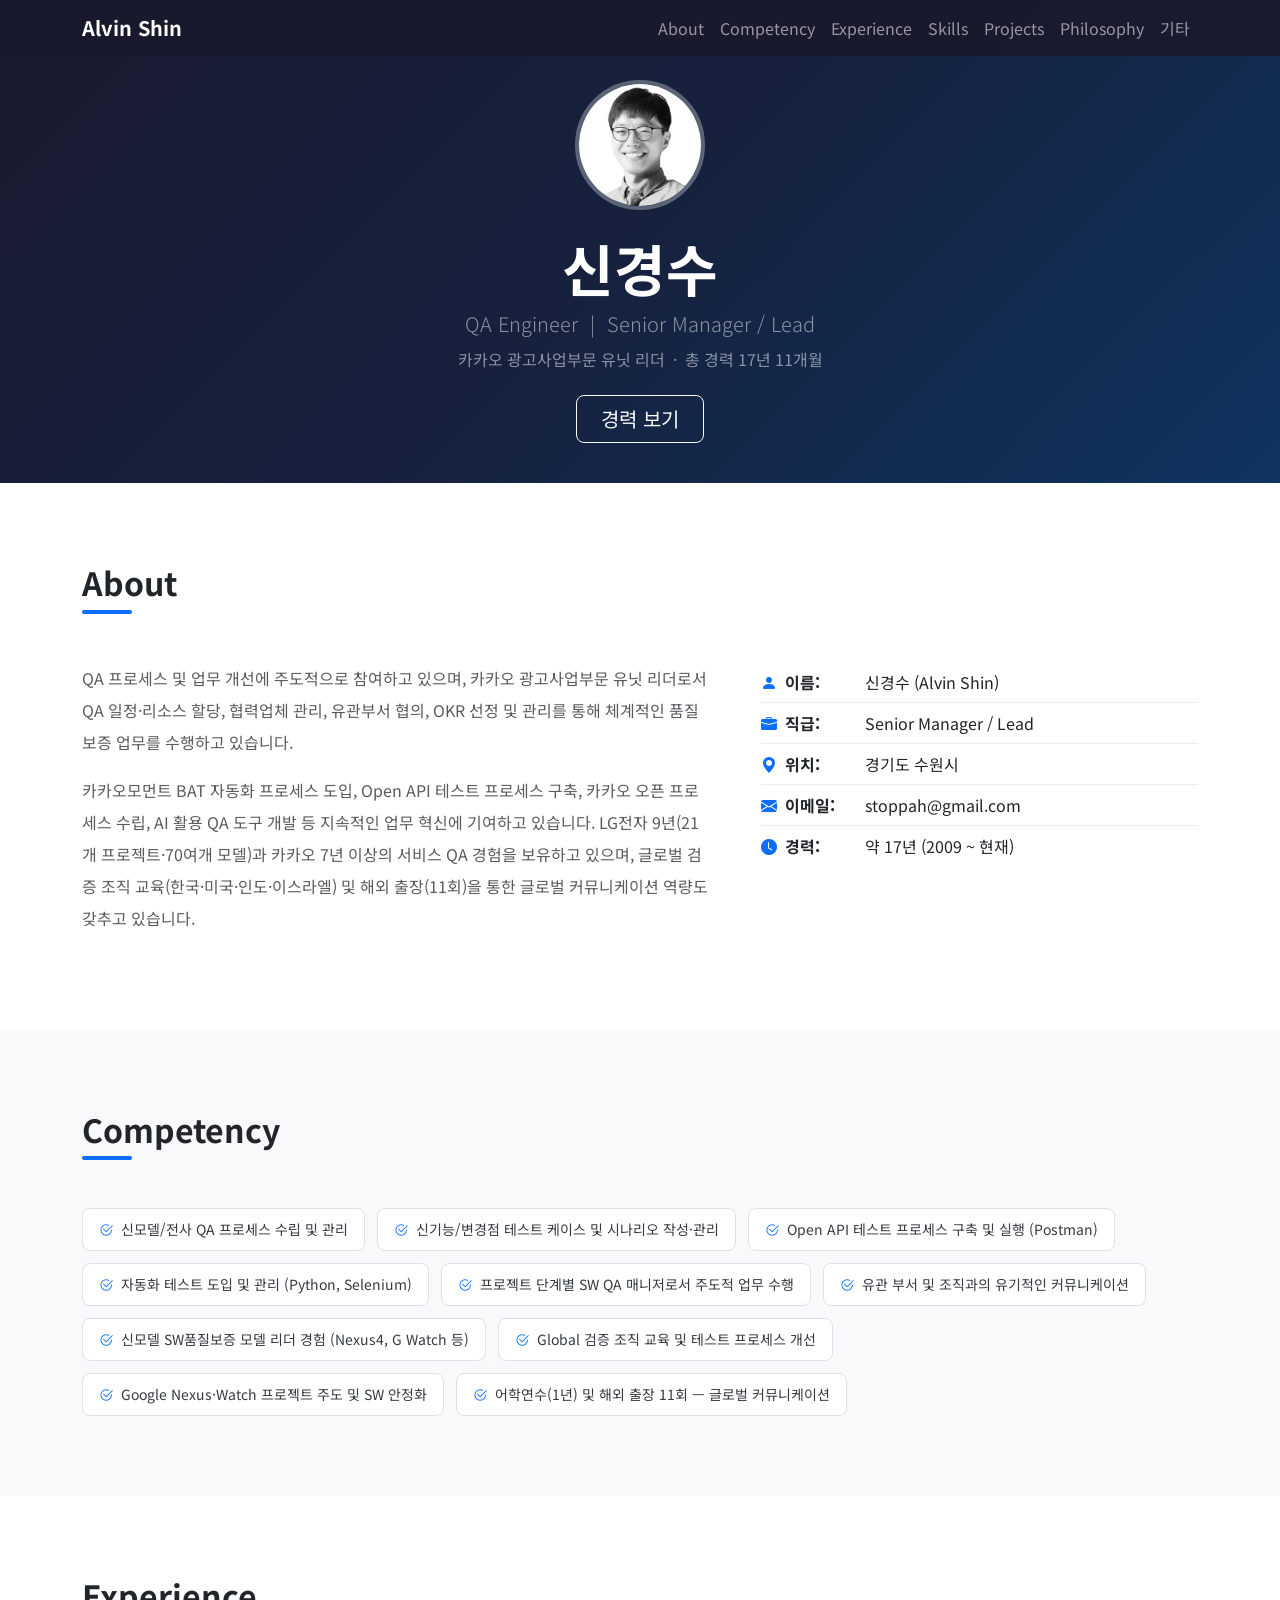
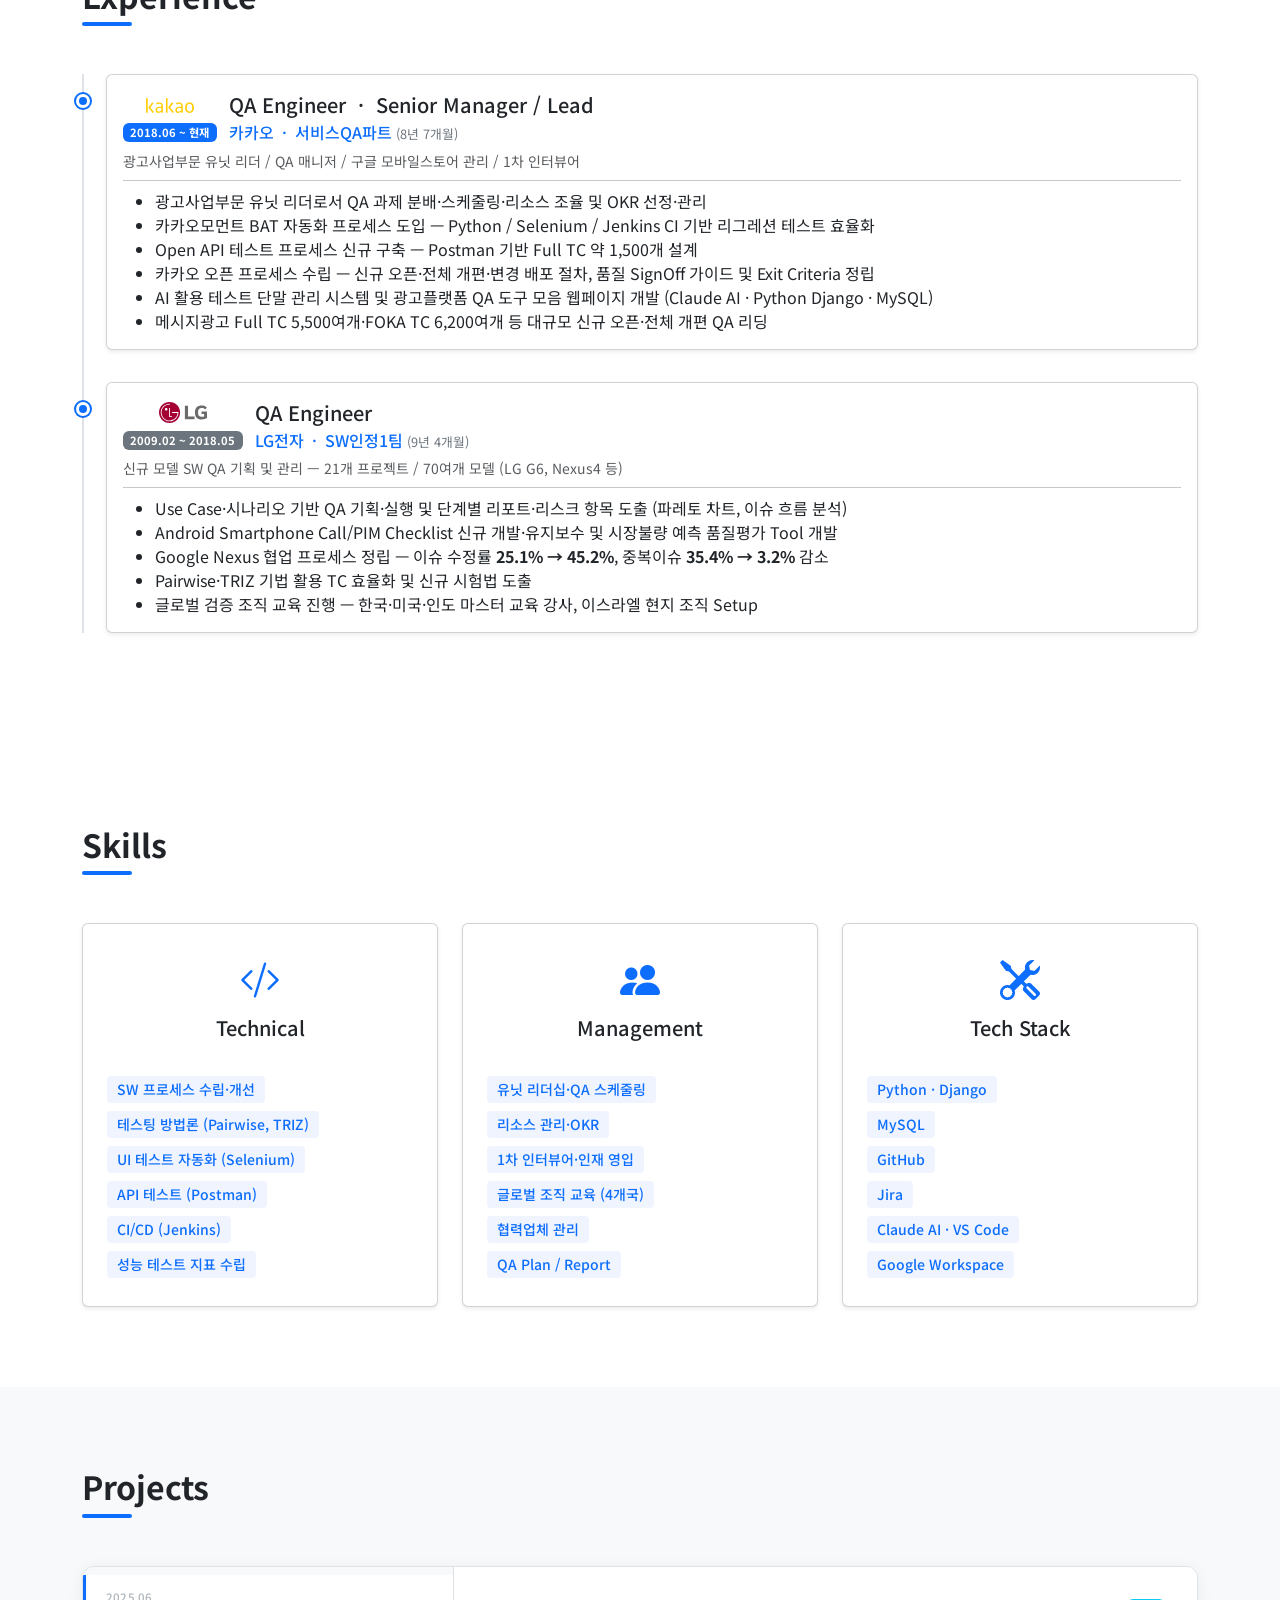
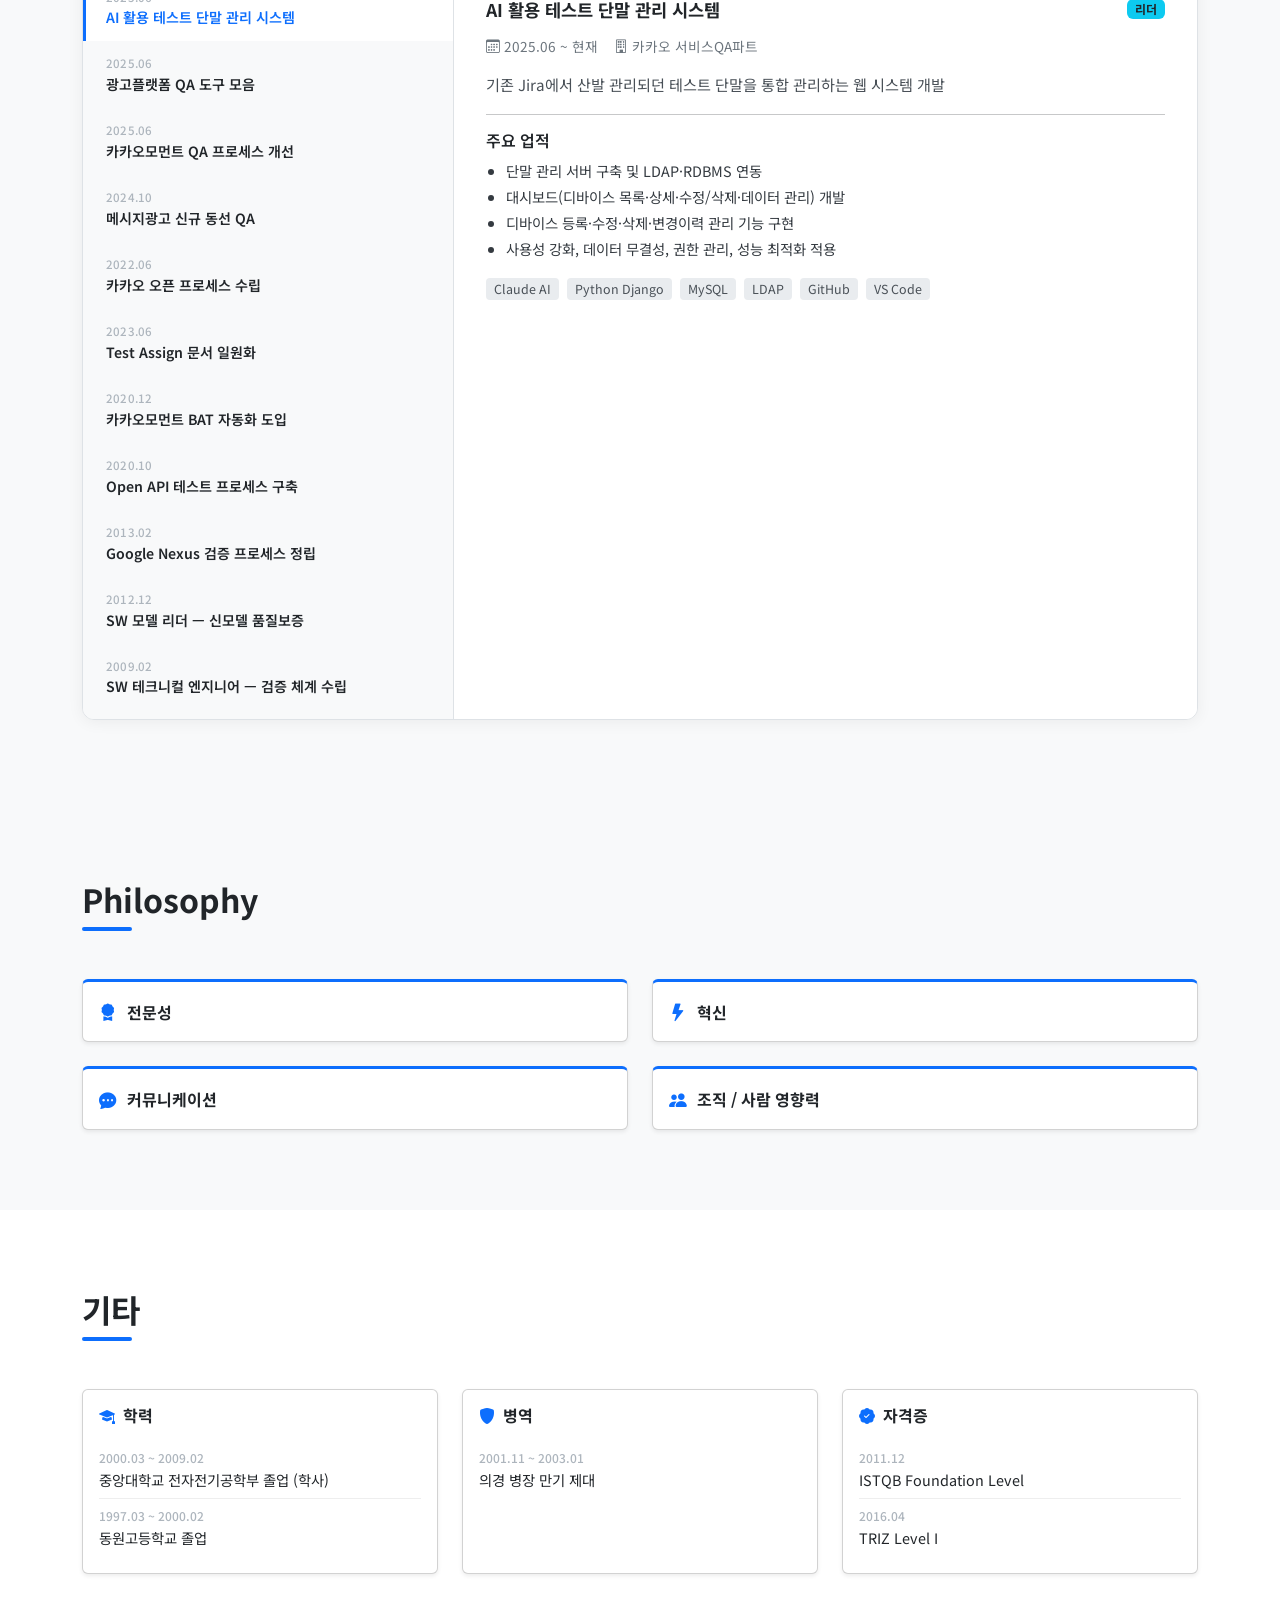
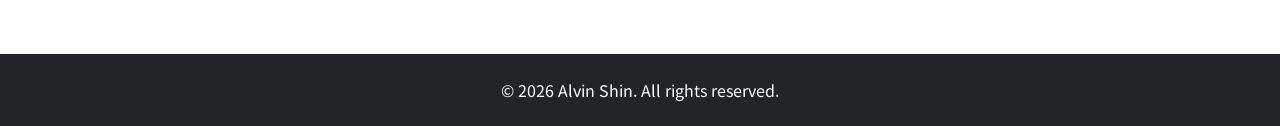
<file: index.html>
<!doctype html>
<html lang="ko">

<head>
    <meta charset="utf-8">
    <meta name="viewport" content="width=device-width, initial-scale=1">
    <title>Alvin Shin | Resume</title>
    <link rel="icon" type="image/png" href="./rsc/alvin.png">
    <link href="https://fonts.googleapis.com/css2?family=Noto+Sans+KR:wght@300;400;500;700&family=Inter:wght@300;400;500;700&display=swap" rel="stylesheet">
    <link href="https://cdn.jsdelivr.net/npm/bootstrap@5.3.2/dist/css/bootstrap.min.css" rel="stylesheet">
    <link href="https://cdn.jsdelivr.net/npm/bootstrap-icons@1.11.3/font/bootstrap-icons.min.css" rel="stylesheet">
    <link href="./css/style.css" rel="stylesheet">
</head>

<body>

    <!-- Navbar -->
    <nav class="navbar navbar-expand-lg navbar-dark fixed-top" id="navbar">
        <div class="container">
            <a class="navbar-brand fw-bold" href="#hero">Alvin Shin</a>
            <button class="navbar-toggler" type="button" data-bs-toggle="collapse" data-bs-target="#navMenu">
                <span class="navbar-toggler-icon"></span>
            </button>
            <div class="collapse navbar-collapse" id="navMenu">
                <ul class="navbar-nav ms-auto">
                    <li class="nav-item"><a class="nav-link" href="#about">About</a></li>
                    <li class="nav-item"><a class="nav-link" href="#competency">Competency</a></li>
                    <li class="nav-item"><a class="nav-link" href="#experience">Experience</a></li>
                    <li class="nav-item"><a class="nav-link" href="#skills">Skills</a></li>
                    <li class="nav-item"><a class="nav-link" href="#projects">Projects</a></li>
                    <li class="nav-item"><a class="nav-link" href="#philosophy">Philosophy</a></li>
                    <li class="nav-item"><a class="nav-link" href="#etc">기타</a></li>
                </ul>
            </div>
        </div>
    </nav>

    <!-- Hero -->
    <section id="hero" class="hero-section d-flex align-items-center">
        <div class="container text-center text-white">
            <img src="./rsc/alvin.png" alt="신경수" class="profile-img mb-4">
            <h1 class="display-4 fw-bold">신경수</h1>
            <p class="lead mb-2 text-white-50">QA Engineer &nbsp;|&nbsp; Senior Manager / Lead</p>
            <p class="mb-4 text-white-50">카카오 광고사업부문 유닛 리더 &nbsp;·&nbsp; 총 경력 <span id="careerDuration"></span></p>
            <a href="#experience" class="btn btn-outline-light btn-lg px-4">경력 보기</a>
        </div>
    </section>

    <!-- About -->
    <section id="about" class="section-padding">
        <div class="container">
            <h2 class="section-title">About</h2>
            <div class="row align-items-start g-5">
                <div class="col-lg-7">
                    <p class="fs-6 lh-lg text-muted">
                        QA 프로세스 및 업무 개선에 주도적으로 참여하고 있으며, 카카오 광고사업부문 유닛 리더로서
                        QA 일정·리소스 할당, 협력업체 관리, 유관부서 협의, OKR 선정 및 관리를 통해
                        체계적인 품질 보증 업무를 수행하고 있습니다.
                    </p>
                    <p class="fs-6 lh-lg text-muted">
                        카카오모먼트 BAT 자동화 프로세스 도입, Open API 테스트 프로세스 구축,
                        카카오 오픈 프로세스 수립, AI 활용 QA 도구 개발 등 지속적인 업무 혁신에 기여하고 있습니다.
                        LG전자 9년(21개 프로젝트·70여개 모델)과 카카오 7년 이상의 서비스 QA 경험을 보유하고 있으며,
                        글로벌 검증 조직 교육(한국·미국·인도·이스라엘) 및 해외 출장(11회)을 통한
                        글로벌 커뮤니케이션 역량도 갖추고 있습니다.
                    </p>
                </div>
                <div class="col-lg-5">
                    <ul class="list-unstyled info-list">
                        <li><i class="bi bi-person-fill me-2 text-primary"></i><strong>이름:</strong> 신경수 (Alvin Shin)</li>
                        <li><i class="bi bi-briefcase-fill me-2 text-primary"></i><strong>직급:</strong> Senior Manager / Lead</li>
                        <li><i class="bi bi-geo-alt-fill me-2 text-primary"></i><strong>위치:</strong> 경기도 수원시</li>
                        <li><i class="bi bi-envelope-fill me-2 text-primary"></i><strong>이메일:</strong> stoppah@gmail.com</li>
                        <li><i class="bi bi-clock-fill me-2 text-primary"></i><strong>경력:</strong> 약 17년 (2009 ~ 현재)</li>
                    </ul>
                </div>
            </div>
        </div>
    </section>

    <!-- Competency -->
    <section id="competency" class="section-padding bg-light">
        <div class="container">
            <h2 class="section-title">Competency</h2>
            <div class="competency-grid">
                <span class="competency-item"><i class="bi bi-check2-circle me-2"></i>신모델/전사 QA 프로세스 수립 및 관리</span>
                <span class="competency-item"><i class="bi bi-check2-circle me-2"></i>신기능/변경점 테스트 케이스 및 시나리오 작성·관리</span>
                <span class="competency-item"><i class="bi bi-check2-circle me-2"></i>Open API 테스트 프로세스 구축 및 실행 (Postman)</span>
                <span class="competency-item"><i class="bi bi-check2-circle me-2"></i>자동화 테스트 도입 및 관리 (Python, Selenium)</span>
                <span class="competency-item"><i class="bi bi-check2-circle me-2"></i>프로젝트 단계별 SW QA 매니저로서 주도적 업무 수행</span>
                <span class="competency-item"><i class="bi bi-check2-circle me-2"></i>유관 부서 및 조직과의 유기적인 커뮤니케이션</span>
                <span class="competency-item"><i class="bi bi-check2-circle me-2"></i>신모델 SW품질보증 모델 리더 경험 (Nexus4, G Watch 등)</span>
                <span class="competency-item"><i class="bi bi-check2-circle me-2"></i>Global 검증 조직 교육 및 테스트 프로세스 개선</span>
                <span class="competency-item"><i class="bi bi-check2-circle me-2"></i>Google Nexus·Watch 프로젝트 주도 및 SW 안정화</span>
                <span class="competency-item"><i class="bi bi-check2-circle me-2"></i>어학연수(1년) 및 해외 출장 11회 — 글로벌 커뮤니케이션</span>
            </div>
        </div>
    </section>

    <!-- Experience -->
    <section id="experience" class="section-padding bg-white">
        <div class="container">
            <h2 class="section-title">Experience</h2>
            <div class="timeline">

                <!-- 카카오 -->
                <div class="timeline-item">
                    <div class="timeline-dot"></div>
                    <div class="card shadow-sm">
                        <div class="card-body">
                            <div class="exp-header">
                                <img src="./rsc/kakao.svg" alt="Kakao" class="exp-logo">
                                <h5 class="card-title mb-0">QA Engineer &nbsp;·&nbsp; Senior Manager / Lead</h5>
                                <span class="badge bg-primary exp-badge">2018.06 ~ 현재</span>
                                <h6 class="text-primary mb-0" data-exp-start="2018-06">카카오 &nbsp;·&nbsp; 서비스QA파트 <span class="exp-duration"></span></h6>
                            </div>
                            <p class="text-muted small mt-2 mb-2">광고사업부문 유닛 리더 / QA 매니저 / 구글 모바일스토어 관리 / 1차 인터뷰어</p>
                            <hr class="my-2">
                            <ul class="mb-0">
                                <li>광고사업부문 유닛 리더로서 QA 과제 분배·스케줄링·리소스 조율 및 OKR 선정·관리</li>
                                <li>카카오모먼트 BAT 자동화 프로세스 도입 — Python / Selenium / Jenkins CI 기반 리그레션 테스트 효율화</li>
                                <li>Open API 테스트 프로세스 신규 구축 — Postman 기반 Full TC 약 1,500개 설계</li>
                                <li>카카오 오픈 프로세스 수립 — 신규 오픈·전체 개편·변경 배포 절차, 품질 SignOff 가이드 및 Exit Criteria 정립</li>
                                <li>AI 활용 테스트 단말 관리 시스템 및 광고플랫폼 QA 도구 모음 웹페이지 개발 (Claude AI · Python Django · MySQL)</li>
                                <li>메시지광고 Full TC 5,500여개·FOKA TC 6,200여개 등 대규모 신규 오픈·전체 개편 QA 리딩</li>
                            </ul>
                        </div>
                    </div>
                </div>

                <!-- LG전자 -->
                <div class="timeline-item">
                    <div class="timeline-dot"></div>
                    <div class="card shadow-sm">
                        <div class="card-body">
                            <div class="exp-header">
                                <img src="./rsc/lge.svg" alt="LGE" class="exp-logo">
                                <h5 class="card-title mb-0">QA Engineer</h5>
                                <span class="badge bg-secondary exp-badge">2009.02 ~ 2018.05</span>
                                <h6 class="text-primary mb-0" data-exp-start="2009-02" data-exp-end="2018-05">LG전자 &nbsp;·&nbsp; SW인정1팀 <span class="exp-duration"></span></h6>
                            </div>
                            <p class="text-muted small mt-2 mb-2">신규 모델 SW QA 기획 및 관리 — 21개 프로젝트 / 70여개 모델 (LG G6, Nexus4 등)</p>
                            <hr class="my-2">
                            <ul class="mb-0">
                                <li>Use Case·시나리오 기반 QA 기획·실행 및 단계별 리포트·리스크 항목 도출 (파레토 차트, 이슈 흐름 분석)</li>
                                <li>Android Smartphone Call/PIM Checklist 신규 개발·유지보수 및 시장불량 예측 품질평가 Tool 개발</li>
                                <li>Google Nexus 협업 프로세스 정립 — 이슈 수정률 <strong>25.1% → 45.2%</strong>, 중복이슈 <strong>35.4% → 3.2%</strong> 감소</li>
                                <li>Pairwise·TRIZ 기법 활용 TC 효율화 및 신규 시험법 도출</li>
                                <li>글로벌 검증 조직 교육 진행 — 한국·미국·인도 마스터 교육 강사, 이스라엘 현지 조직 Setup</li>
                            </ul>
                        </div>
                    </div>
                </div>

            </div>
        </div>
    </section>

    <!-- Skills -->
    <section id="skills" class="section-padding">
        <div class="container">
            <h2 class="section-title">Skills</h2>
            <div class="row g-4">

                <div class="col-md-4">
                    <div class="skill-card card h-100 shadow-sm p-4">
                        <div class="text-center mb-3">
                            <i class="bi bi-code-slash fs-1 text-primary"></i>
                            <h5 class="mt-2 mb-0">Technical</h5>
                        </div>
                        <ul class="list-unstyled skill-list mt-3 mb-0">
                            <li><span class="skill-tag">SW 프로세스 수립·개선</span></li>
                            <li><span class="skill-tag">테스팅 방법론 (Pairwise, TRIZ)</span></li>
                            <li><span class="skill-tag">UI 테스트 자동화 (Selenium)</span></li>
                            <li><span class="skill-tag">API 테스트 (Postman)</span></li>
                            <li><span class="skill-tag">CI/CD (Jenkins)</span></li>
                            <li><span class="skill-tag">성능 테스트 지표 수립</span></li>
                        </ul>
                    </div>
                </div>

                <div class="col-md-4">
                    <div class="skill-card card h-100 shadow-sm p-4">
                        <div class="text-center mb-3">
                            <i class="bi bi-people-fill fs-1 text-primary"></i>
                            <h5 class="mt-2 mb-0">Management</h5>
                        </div>
                        <ul class="list-unstyled skill-list mt-3 mb-0">
                            <li><span class="skill-tag">유닛 리더십·QA 스케줄링</span></li>
                            <li><span class="skill-tag">리소스 관리·OKR</span></li>
                            <li><span class="skill-tag">1차 인터뷰어·인재 영입</span></li>
                            <li><span class="skill-tag">글로벌 조직 교육 (4개국)</span></li>
                            <li><span class="skill-tag">협력업체 관리</span></li>
                            <li><span class="skill-tag">QA Plan / Report</span></li>
                        </ul>
                    </div>
                </div>

                <div class="col-md-4">
                    <div class="skill-card card h-100 shadow-sm p-4">
                        <div class="text-center mb-3">
                            <i class="bi bi-tools fs-1 text-primary"></i>
                            <h5 class="mt-2 mb-0">Tech Stack</h5>
                        </div>
                        <ul class="list-unstyled skill-list mt-3 mb-0">
                            <li><span class="skill-tag">Python · Django</span></li>
                            <li><span class="skill-tag">MySQL</span></li>
                            <li><span class="skill-tag">GitHub</span></li>
                            <li><span class="skill-tag">Jira</span></li>
                            <li><span class="skill-tag">Claude AI · VS Code</span></li>
                            <li><span class="skill-tag">Google Workspace</span></li>
                        </ul>
                    </div>
                </div>

            </div>
        </div>
    </section>

    <!-- Projects -->
    <section id="projects" class="section-padding bg-light">
        <div class="container">
            <h2 class="section-title">Projects</h2>
            <div class="row g-0 project-layout">

                <!-- 1단: 프로젝트 목록 -->
                <div class="col-lg-4 project-list-col">
                    <ul class="project-list list-unstyled mb-0" id="projectList"></ul>
                </div>

                <!-- 2단: 상세 정보 -->
                <div class="col-lg-8 project-detail-col">
                    <div id="projectDetail"></div>
                </div>

            </div>
        </div>
    </section>

    <!-- Philosophy -->
    <section id="philosophy" class="section-padding bg-light">
        <div class="container">
            <h2 class="section-title">Philosophy</h2>
            <div class="row g-4 align-items-start">

                <div class="col-md-6">
                    <div class="philosophy-card card shadow-sm">
                        <div class="card-body">
                            <div class="philosophy-icon"><i class="bi bi-award-fill"></i></div>
                            <h6 class="philosophy-title">전문성</h6>
                            <p class="philosophy-text">QA 업무에 대한 기술·경험·역량을 기반으로 매니징, 엔지니어링, 테스팅 측면의 지속적인 개선으로 테스트 커버리지 확대를 도모합니다. 유닛 리더로서 서비스별 적합한 테스트 방법론을 발굴·적용하여 품질 강화 활동에 기여합니다.</p>
                        </div>
                    </div>
                </div>

                <div class="col-md-6">
                    <div class="philosophy-card card shadow-sm">
                        <div class="card-body">
                            <div class="philosophy-icon"><i class="bi bi-lightning-fill"></i></div>
                            <h6 class="philosophy-title">혁신</h6>
                            <p class="philosophy-text">QA 프로세스를 기반으로 프로젝트 시작부터 끝까지 주도적으로 리딩하고 가이드를 제공함으로써 품질 안정화 수준을 높입니다. 신기술 도입과 프로세스 개선을 동료들과 함께 지속적으로 추진합니다.</p>
                        </div>
                    </div>
                </div>

                <div class="col-md-6">
                    <div class="philosophy-card card shadow-sm">
                        <div class="card-body">
                            <div class="philosophy-icon"><i class="bi bi-chat-dots-fill"></i></div>
                            <h6 class="philosophy-title">커뮤니케이션</h6>
                            <p class="philosophy-text">시니어·주니어 동료들과 협업하며 QA에 적용 가능한 신기술을 지속적으로 발굴합니다. 유관부서와의 유기적인 상호 작용으로 서비스 품질 향상을 도모하고, 동시복합적으로 발생하는 QA 과제에 대해 스케줄링과 리소스 분배를 효율적으로 해결합니다.</p>
                        </div>
                    </div>
                </div>

                <div class="col-md-6">
                    <div class="philosophy-card card shadow-sm">
                        <div class="card-body">
                            <div class="philosophy-icon"><i class="bi bi-people-fill"></i></div>
                            <h6 class="philosophy-title">조직 / 사람 영향력</h6>
                            <p class="philosophy-text">인터뷰어로서 부서에 필요한 인재를 지속적으로 발굴·영입하고, 질문·커뮤니케이션·인터뷰 역량을 강화하여 최적의 인재 영입에 기여합니다. 지식과 기술을 공유·전파함으로써 동료들과 함께 성장하는 문화를 이어갑니다.</p>
                        </div>
                    </div>
                </div>

            </div>
        </div>
    </section>

    <!-- 기타 -->
    <section id="etc" class="section-padding">
        <div class="container">
            <h2 class="section-title">기타</h2>
            <div class="row g-4">

                <div class="col-md-4">
                    <div class="card shadow-sm h-100">
                        <div class="card-body">
                            <h6 class="fw-bold mb-3"><i class="bi bi-mortarboard-fill text-primary me-2"></i>학력</h6>
                            <ul class="list-unstyled etc-list mb-0">
                                <li>
                                    <span class="etc-period">2000.03 ~ 2009.02</span>
                                    <span class="etc-content">중앙대학교 전자전기공학부 졸업 (학사)</span>
                                </li>
                                <li>
                                    <span class="etc-period">1997.03 ~ 2000.02</span>
                                    <span class="etc-content">동원고등학교 졸업</span>
                                </li>
                            </ul>
                        </div>
                    </div>
                </div>

                <div class="col-md-4">
                    <div class="card shadow-sm h-100">
                        <div class="card-body">
                            <h6 class="fw-bold mb-3"><i class="bi bi-shield-fill text-primary me-2"></i>병역</h6>
                            <ul class="list-unstyled etc-list mb-0">
                                <li>
                                    <span class="etc-period">2001.11 ~ 2003.01</span>
                                    <span class="etc-content">의경 병장 만기 제대</span>
                                </li>
                            </ul>
                        </div>
                    </div>
                </div>

                <div class="col-md-4">
                    <div class="card shadow-sm h-100">
                        <div class="card-body">
                            <h6 class="fw-bold mb-3"><i class="bi bi-patch-check-fill text-primary me-2"></i>자격증</h6>
                            <ul class="list-unstyled etc-list mb-0">
                                <li>
                                    <span class="etc-period">2011.12</span>
                                    <span class="etc-content">ISTQB Foundation Level</span>
                                </li>
                                <li>
                                    <span class="etc-period">2016.04</span>
                                    <span class="etc-content">TRIZ Level I</span>
                                </li>
                            </ul>
                        </div>
                    </div>
                </div>

            </div>
        </div>
    </section>

    <!-- Footer -->
    <footer class="bg-dark text-white text-center py-4">
        <p class="mb-0">&copy; 2026 Alvin Shin. All rights reserved.</p>
    </footer>

    <script src="https://cdn.jsdelivr.net/npm/bootstrap@5.3.2/dist/js/bootstrap.bundle.min.js"></script>
    <script src="./js/main.js"></script>
</body>

</html>
</file>
<file: css/style.css>
:root {
    --primary: #0d6efd;
    --dark: #1a1a2e;
    --section-padding: 80px 0;
}

* {
    scroll-behavior: smooth;
}

body {
    font-family: 'Noto Sans KR', 'Inter', sans-serif;
}

/* Navbar */
#navbar {
    background-color: rgba(26, 26, 46, 0.95);
    backdrop-filter: blur(8px);
    transition: background-color 0.3s;
}

/* Hero */
.hero-section {
    min-height: 33vh;
    background: linear-gradient(135deg, var(--dark) 0%, #16213e 50%, #0f3460 100%);
    padding-top: 80px;
    padding-bottom: 40px;
}

.profile-img {
    width: 130px;
    height: 130px;
    border-radius: 50%;
    border: 4px solid rgba(255, 255, 255, 0.3);
    object-fit: cover;
}

/* Sections */
.section-padding {
    padding: var(--section-padding);
}

.section-title {
    font-weight: 700;
    margin-bottom: 48px;
    position: relative;
    display: inline-block;
}

.section-title::after {
    content: '';
    display: block;
    width: 50px;
    height: 4px;
    background: var(--primary);
    border-radius: 2px;
    margin-top: 8px;
}

/* About */
.info-list li {
    padding: 8px 0;
    border-bottom: 1px solid #eee;
    font-size: 1rem;
}

.info-list li:last-child {
    border-bottom: none;
}

.info-list strong {
    display: inline-block;
    width: 72px;
    margin-right: 4px;
}

/* Timeline */
.timeline {
    position: relative;
    padding-left: 24px;
}

.timeline::before {
    content: '';
    position: absolute;
    left: 0;
    top: 0;
    bottom: 0;
    width: 2px;
    background: #dee2e6;
}

.timeline-item {
    position: relative;
    margin-bottom: 32px;
}

.timeline-dot {
    position: absolute;
    left: -30px;
    top: 20px;
    width: 14px;
    height: 14px;
    border-radius: 50%;
    background: var(--primary);
    border: 3px solid #fff;
    box-shadow: 0 0 0 2px var(--primary);
}

/* Experience — 2×2 grid header */
.exp-header {
    display: grid;
    grid-template-columns: max-content 1fr;
    grid-template-rows: auto auto;
    column-gap: 12px;
    row-gap: 4px;
    align-items: center;
}

.exp-logo {
    width: 48px;
    height: 28px;
    object-fit: contain;
    justify-self: center;
}

.exp-badge {
    font-size: 0.7rem;
    white-space: nowrap;
    justify-self: center;
}

.exp-duration {
    font-size: 0.8rem;
    color: #6c757d;
    font-weight: 400;
}

/* Skills */
.skill-card {
    transition: transform 0.2s ease, box-shadow 0.2s ease;
}

.skill-card:hover {
    transform: translateY(-4px);
    box-shadow: 0 8px 24px rgba(0, 0, 0, 0.12) !important;
}

/* Skills - tag list */
.skill-list li {
    padding: 4px 0;
}

.skill-tag {
    display: inline-block;
    background: #f0f4ff;
    color: #0d6efd;
    border-radius: 4px;
    padding: 3px 10px;
    font-size: 0.875rem;
    font-weight: 500;
}

/* Projects — 2단 레이아웃 */
.project-layout {
    border: 1px solid #dee2e6;
    border-radius: 12px;
    overflow: hidden;
    background: #fff;
    box-shadow: 0 2px 16px rgba(0,0,0,0.06);
}

/* 1단: 목록 */
.project-list-col {
    border-right: 1px solid #dee2e6;
    background: #f8f9fa;
}

.project-list {
    padding: 8px 0;
}

.project-list-item {
    display: flex;
    flex-direction: column;
    padding: 14px 20px;
    cursor: pointer;
    border-left: 3px solid transparent;
    transition: background 0.15s, border-color 0.15s;
    gap: 2px;
}

.project-list-item:hover {
    background: #e9ecef;
}

.project-list-item.active {
    background: #fff;
    border-left-color: var(--primary);
}

.project-list-period {
    font-size: 0.72rem;
    color: #adb5bd;
    font-weight: 500;
    letter-spacing: 0.02em;
}

.project-list-title {
    font-size: 0.88rem;
    font-weight: 600;
    color: #212529;
    line-height: 1.4;
}

.project-list-item.active .project-list-title {
    color: var(--primary);
}

/* 2단: 상세 */
.project-detail-col {
    background: #fff;
    min-height: 420px;
}

.project-detail-inner {
    padding: 32px;
    animation: fadeIn 0.2s ease;
}

@keyframes fadeIn {
    from { opacity: 0; transform: translateY(6px); }
    to   { opacity: 1; transform: translateY(0); }
}

.project-detail-title {
    font-size: 1.1rem;
    font-weight: 700;
    color: #212529;
}

.project-detail-meta {
    display: flex;
    flex-wrap: wrap;
    gap: 16px;
    font-size: 0.85rem;
    color: #6c757d;
}

.project-detail-summary {
    font-size: 0.95rem;
    color: #495057;
    line-height: 1.7;
}

.project-detail-achievements {
    padding-left: 1.2rem;
    margin-bottom: 0;
}

.project-detail-achievements li {
    font-size: 0.9rem;
    color: #343a40;
    line-height: 1.8;
}

.tag {
    display: inline-block;
    background: #e9ecef;
    color: #495057;
    border-radius: 4px;
    padding: 2px 8px;
    font-size: 0.78rem;
}

.project-stat {
    background: #fff3cd;
    border-radius: 6px;
    padding: 8px 14px;
    font-size: 0.875rem;
    color: #664d03;
}

/* Competency */
.competency-grid {
    display: flex;
    flex-wrap: wrap;
    gap: 12px;
}

.competency-item {
    display: inline-flex;
    align-items: center;
    background: #fff;
    border: 1px solid #dee2e6;
    border-radius: 8px;
    padding: 10px 16px;
    font-size: 0.875rem;
    color: #343a40;
    transition: border-color 0.15s, box-shadow 0.15s;
}

.competency-item:hover {
    border-color: var(--primary);
    box-shadow: 0 2px 8px rgba(13, 110, 253, 0.1);
}

.competency-item .bi {
    color: var(--primary);
    flex-shrink: 0;
}

/* Philosophy */
.philosophy-card {
    border-top: 3px solid var(--primary);
    cursor: default;
    transition: box-shadow 0.25s ease;
}

.philosophy-card:hover {
    box-shadow: 0 8px 24px rgba(0, 0, 0, 0.12) !important;
}

.philosophy-icon {
    display: inline;
    font-size: 1.1rem;
    color: var(--primary);
    margin-right: 6px;
    vertical-align: middle;
}

.philosophy-title {
    display: inline;
    font-weight: 700;
    font-size: 1rem;
    color: #212529;
    vertical-align: middle;
}

.philosophy-text {
    font-size: 0.875rem;
    color: #6c757d;
    line-height: 1.75;
    margin-bottom: 0;
    max-height: 0;
    overflow: hidden;
    opacity: 0;
    transition: max-height 0.35s ease, opacity 0.25s ease, margin-top 0.25s ease;
    margin-top: 0;
}

.philosophy-card:hover .philosophy-text {
    max-height: 200px;
    opacity: 1;
    margin-top: 10px;
}

/* 기타 */
.etc-list li {
    display: flex;
    flex-direction: column;
    padding: 8px 0;
    border-bottom: 1px solid #eee;
}

.etc-list li:last-child {
    border-bottom: none;
}

.etc-period {
    font-size: 0.75rem;
    color: #adb5bd;
    font-weight: 500;
}

.etc-content {
    font-size: 0.9rem;
    color: #212529;
    margin-top: 2px;
}
</file>
